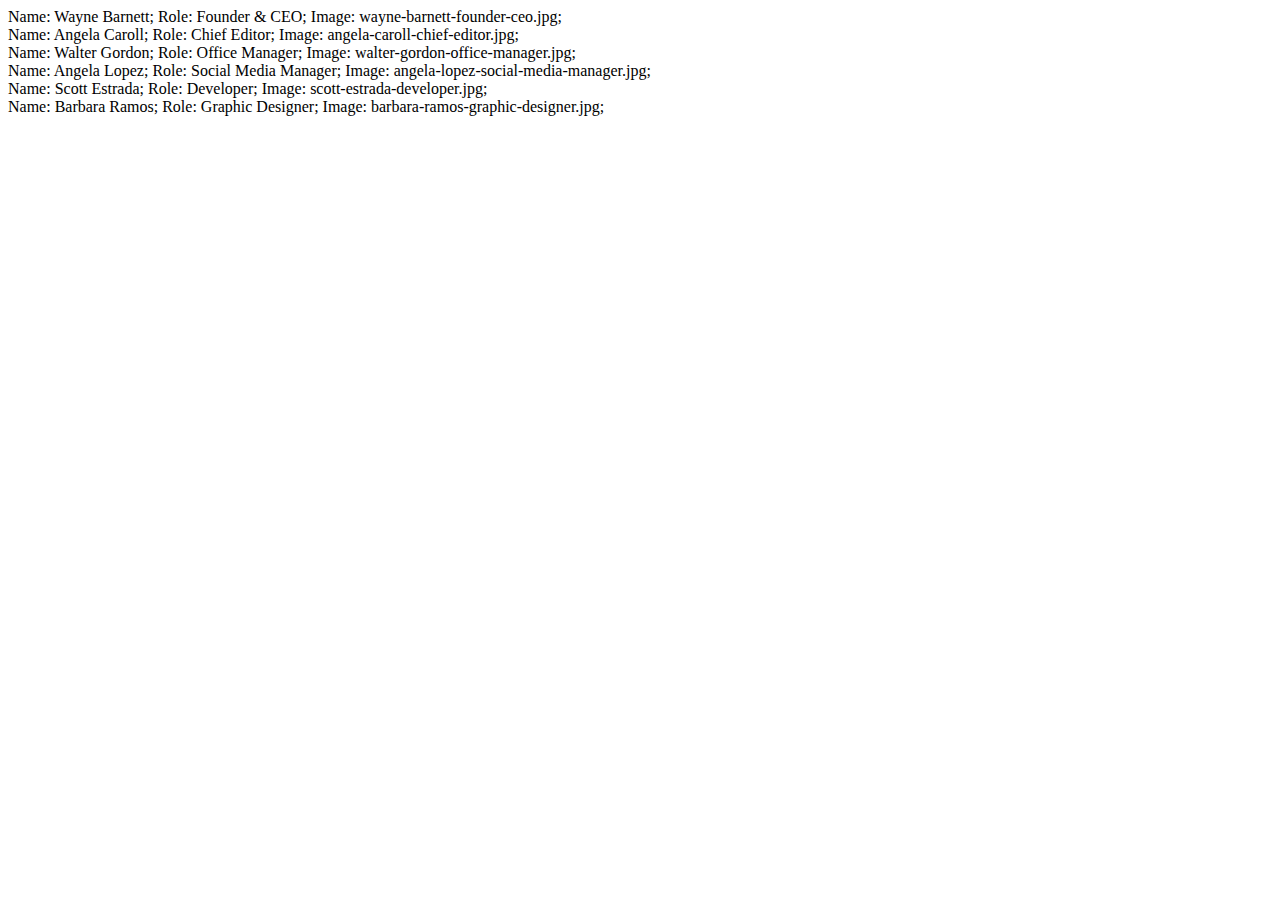
<file: index.html>
<!DOCTYPE html>
<html lang="en">
<head>
    <meta charset="UTF-8">
    <meta http-equiv="X-UA-Compatible" content="IE=edge">
    <meta name="viewport" content="width=device-width, initial-scale=1.0">
    <title>
        Our Team
    </title>
</head>
<body>
    <div class="container">
        
    </div>
    <script src="./js/app.js"></script>
</body>
</html>
</file>
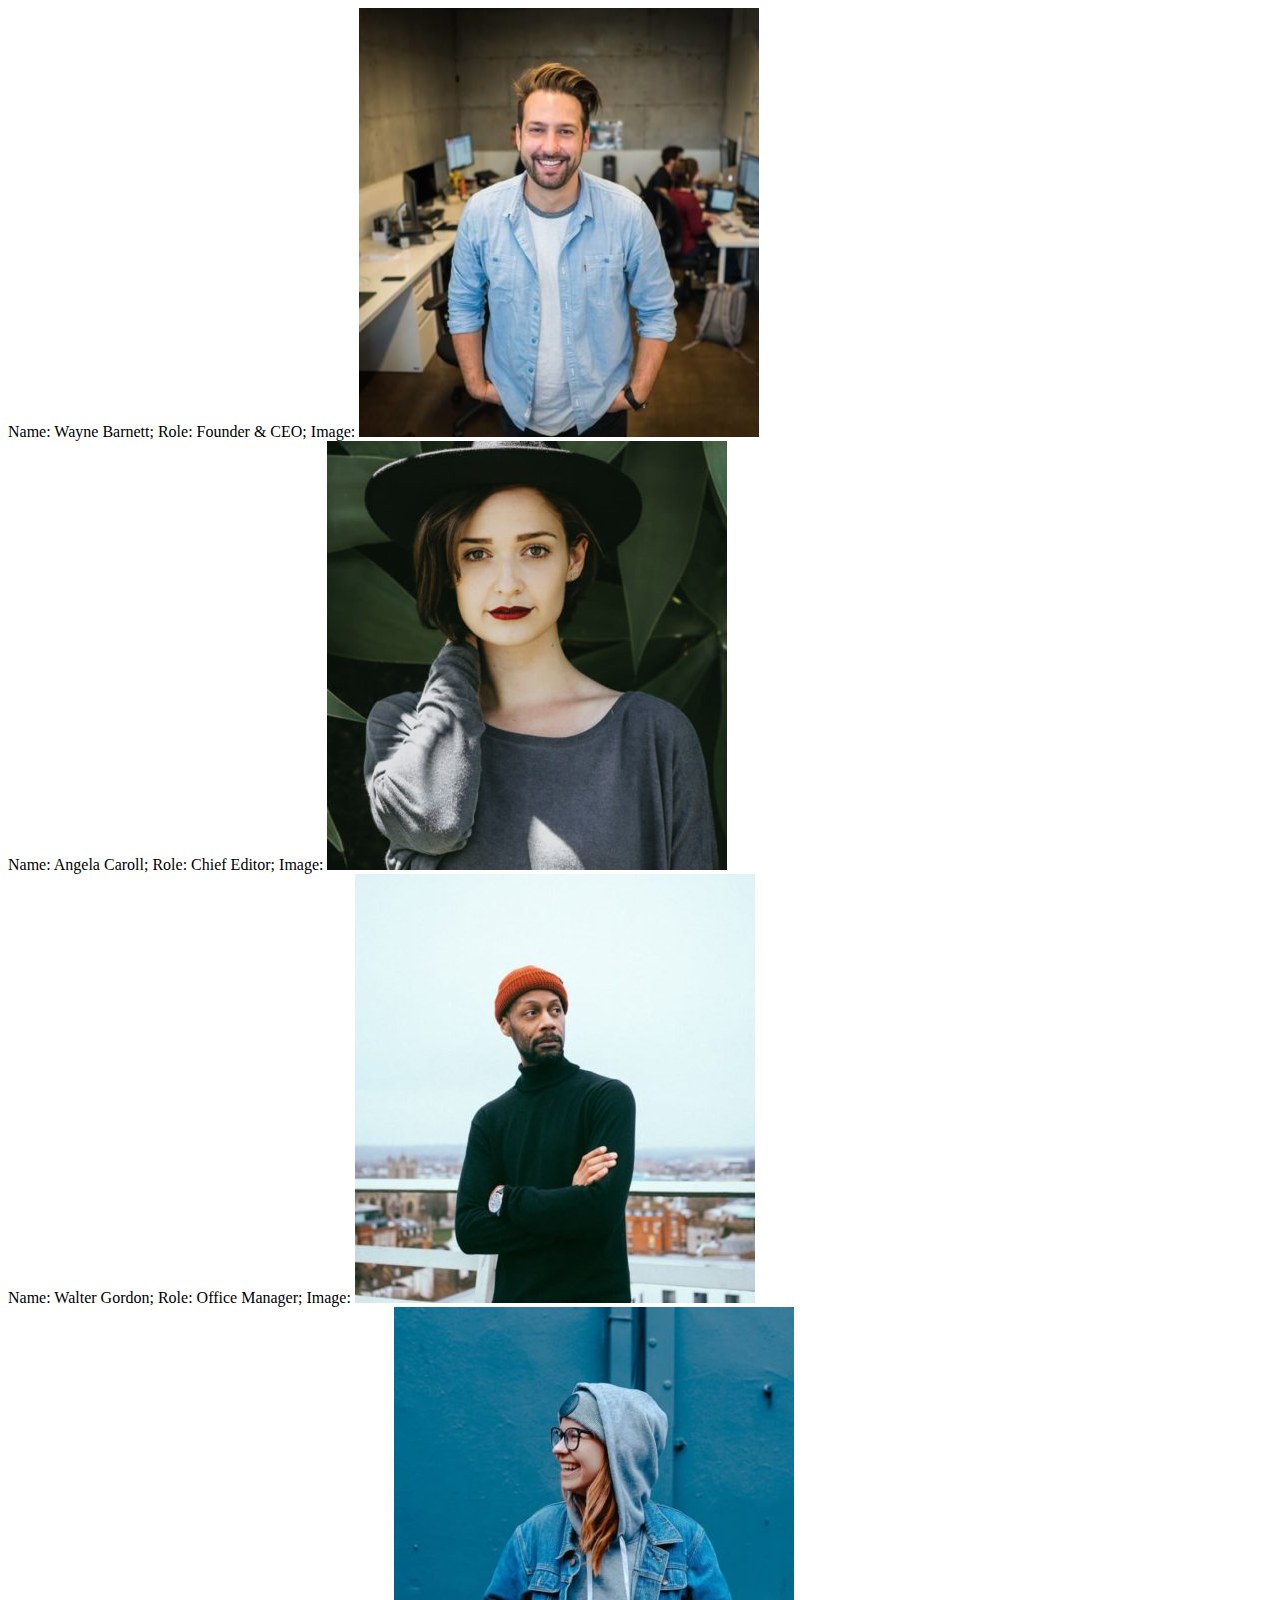
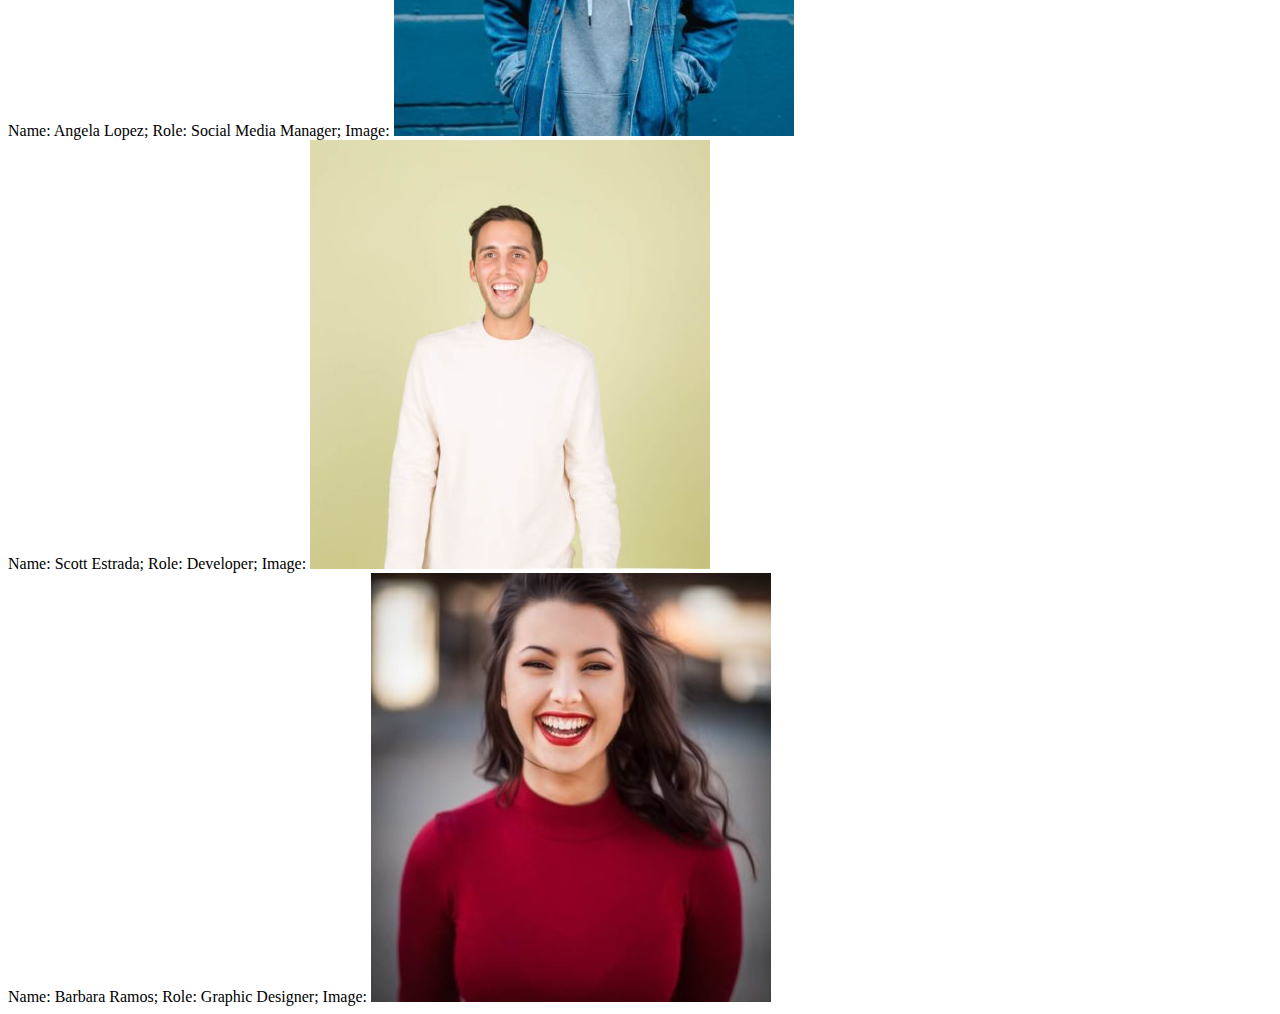
<file: Bonus-1/index.html>
<!DOCTYPE html>
<html lang="en">
<head>
    <meta charset="UTF-8">
    <meta http-equiv="X-UA-Compatible" content="IE=edge">
    <meta name="viewport" content="width=device-width, initial-scale=1.0">
    <title>
        Our Team
    </title>
</head>
<body>
    <div class="container">
    </div>
    <script src="./js/app.js"></script>
</body>
</html>
</file>
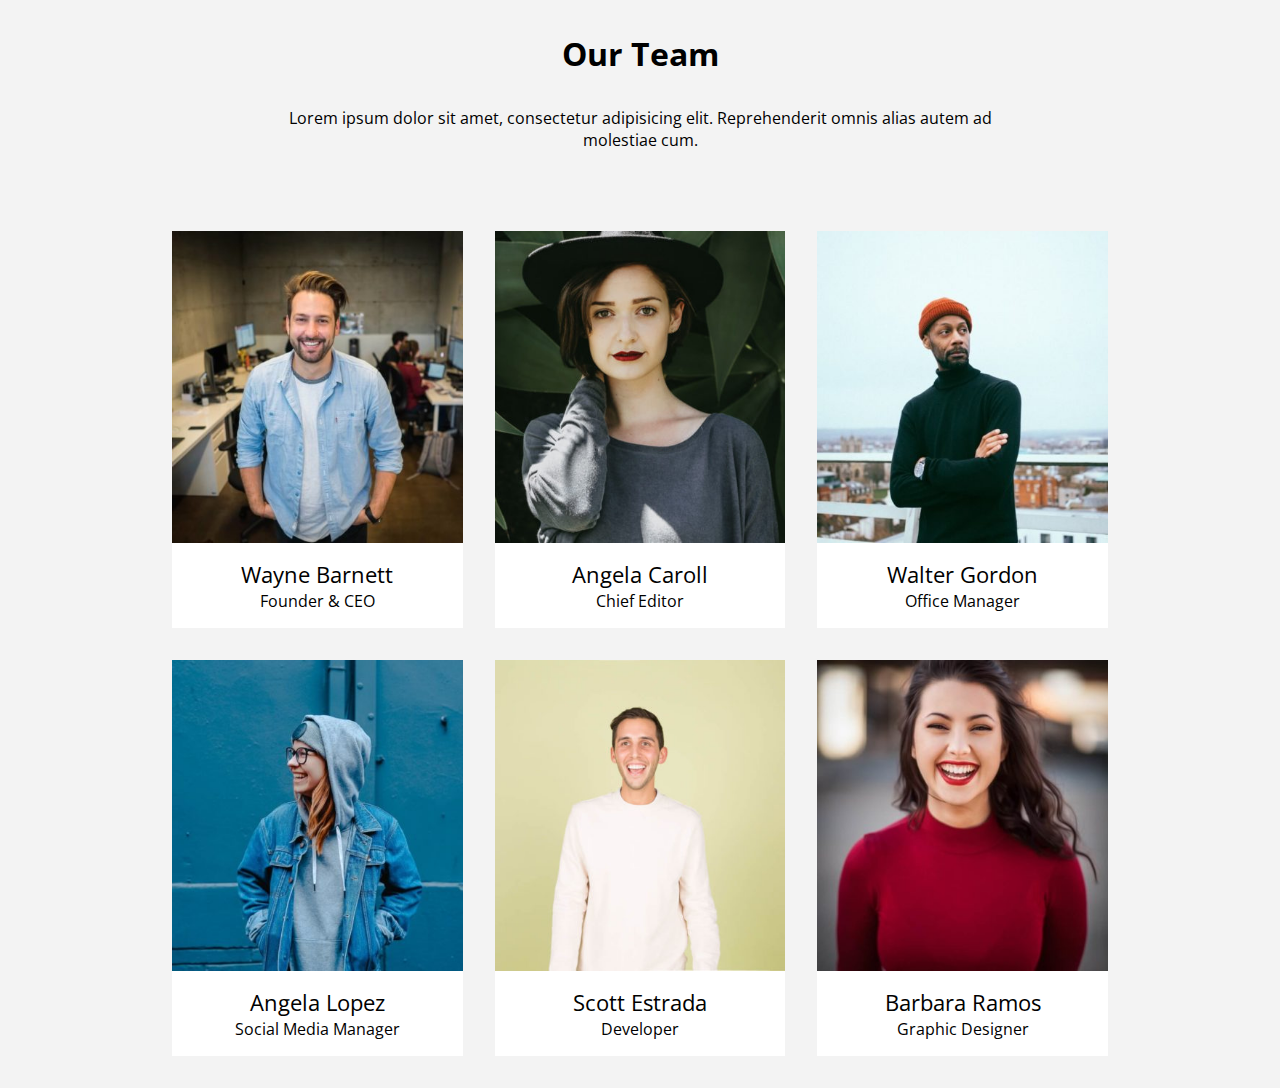
<file: Bonus-2/index.html>
<!DOCTYPE html>
<html lang="en">
<head>
    <meta charset="UTF-8">
    <meta http-equiv="X-UA-Compatible" content="IE=edge">
    <meta name="viewport" content="width=device-width, initial-scale=1.0">
    <link rel="stylesheet" href="./css/style.css">
    <title>
        Our Team
    </title>
</head>
<body>
    <main class="main-header">
        <div class="container">
            <div class="row">
                <div class="col">
                    <div class="title_wrapper">
                        <h1 class="title">
                            Our Team
                        </h1>
                        <h3 class="sub_title">
                            Lorem ipsum dolor sit amet, consectetur adipisicing elit. Reprehenderit omnis alias autem ad molestiae cum.
                        </h3>
                    </div>
                </div>
            </div>
            <div class="row">
                <ul class="grid">
                    <!-- <li class="card">
                        <img  class="image_profile" src="./img/wayne-barnett-founder-ceo.jpg">
                        <div class="info_profile col">
                            <span class="name_profile">
                                Wayne Barnet
                            </span>
                            <span class="role_profile">
                                Founder & CEO
                            </span>
                        </div>
                    </li> -->
                </ul>
            </div>
        </div>
    </main>
    <script src="./js/app.js"></script>
</body>
</html>
</file>
<file: Bonus-2/css/style.css>
@import url('https://fonts.googleapis.com/css2?family=Open+Sans:wght@400;700&display=swap');
* {
    margin: 0;
    padding: 0;
    box-sizing: border-box;
}
html{
    font-family: 'Open sans', sans-serif;
}
body{
    background-color: #f3f3f3;
}
img{
    display: block;
    max-width: 100%;
}
/* Layout */
.container{
    max-width: 1000px;
    margin: 0 auto;
    padding: 2rem;
}
.row{
    display: flex;
    flex-wrap: wrap;
}
.col{
    display: flex;
    flex-direction: column;
}
/* Title */
.col .title_wrapper{
    text-align: center;
    padding: 0rem 5rem 5rem;
}
.title_wrapper > .title{
    font-size: 2rem;
    padding-bottom: 2rem;
}
.title_wrapper > .sub_title{
    font-size: 1rem;
    font-weight: normal;
}
/* Grid */
.grid{
    display: grid;
    grid-template-columns: repeat(3, 1fr);
    gap: 2rem;
}
/* Card */
.card{
    display: flex;
    flex-direction: column;
    align-items: center;
    background-color: #fff;
}
.card > .image_profile{
    object-fit: cover;
    object-position: center;
}
.card > .info_profile{
    text-align: center;
    padding: 1rem 0;
}
.info_profile > .name_profile{
    font-size: 1.4rem;
}
.info_profile > .role_profile{
    font-size: 1rem;
}
</file>
